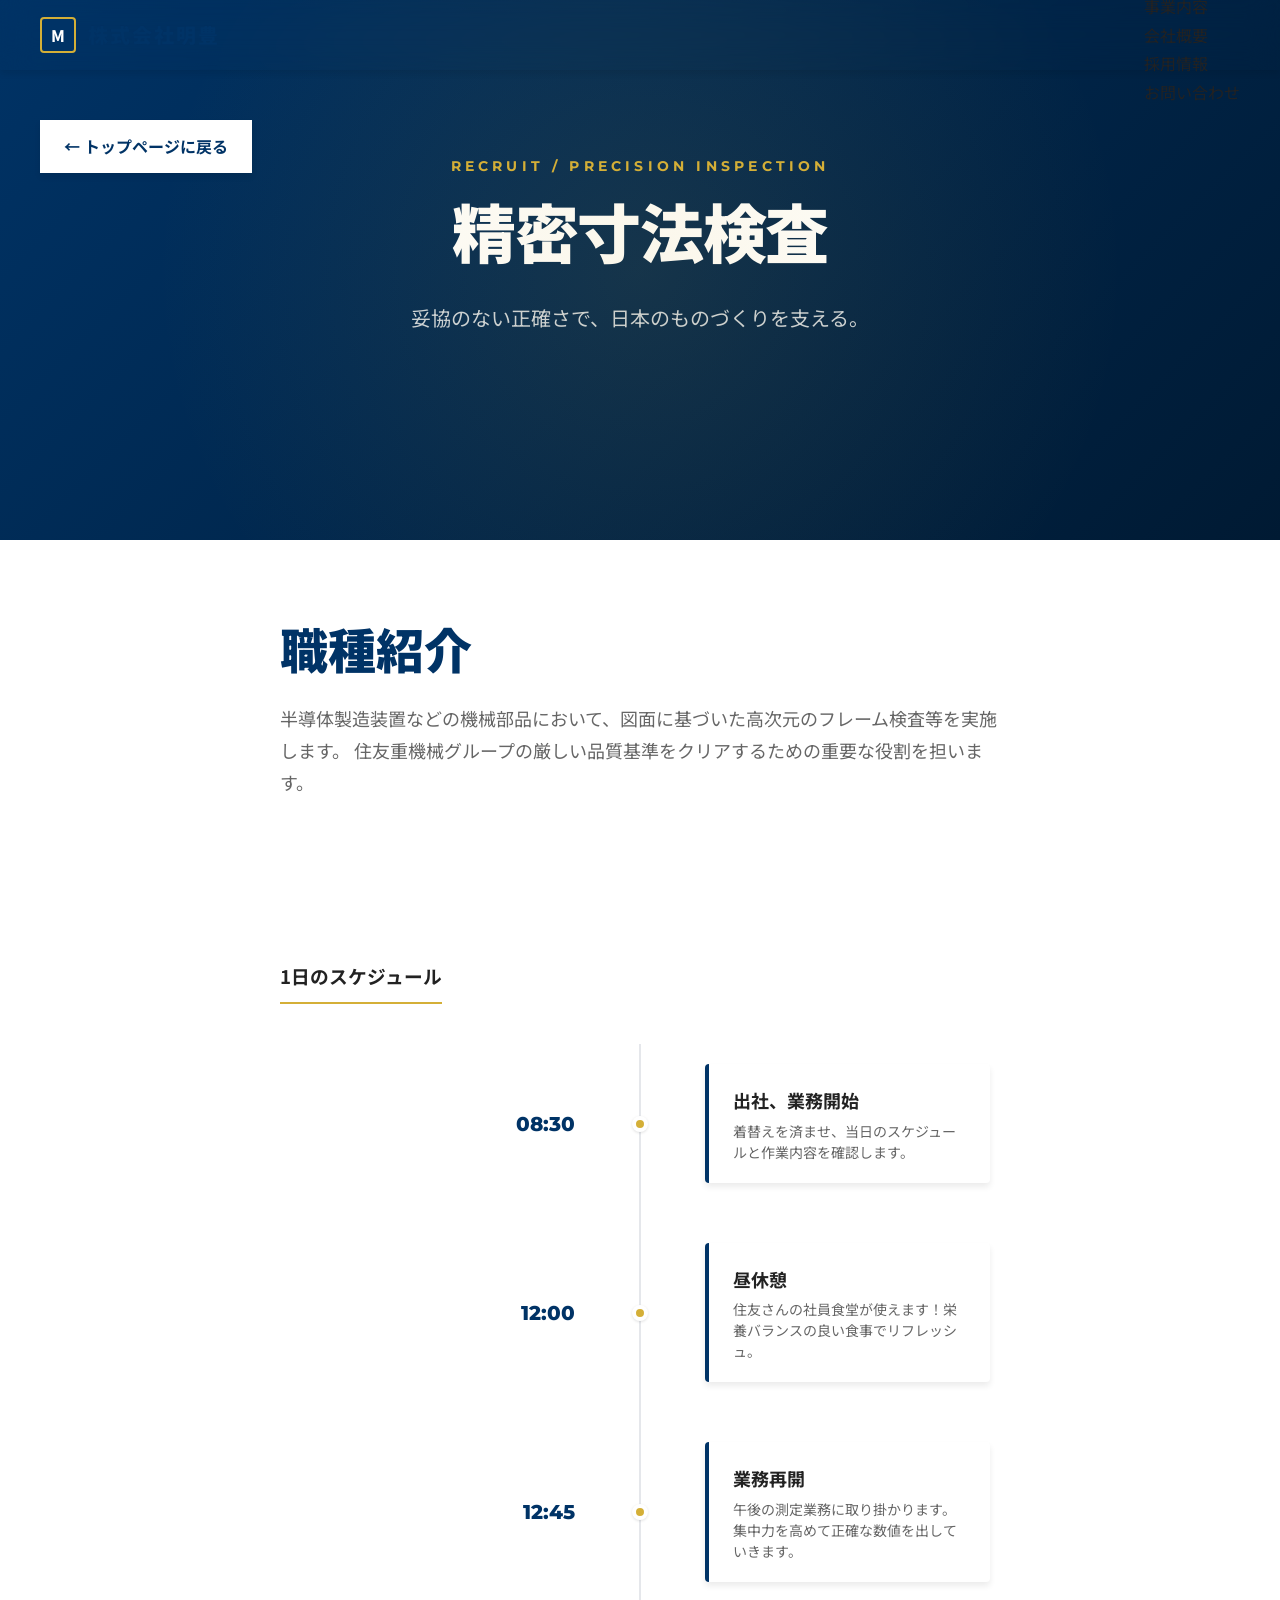
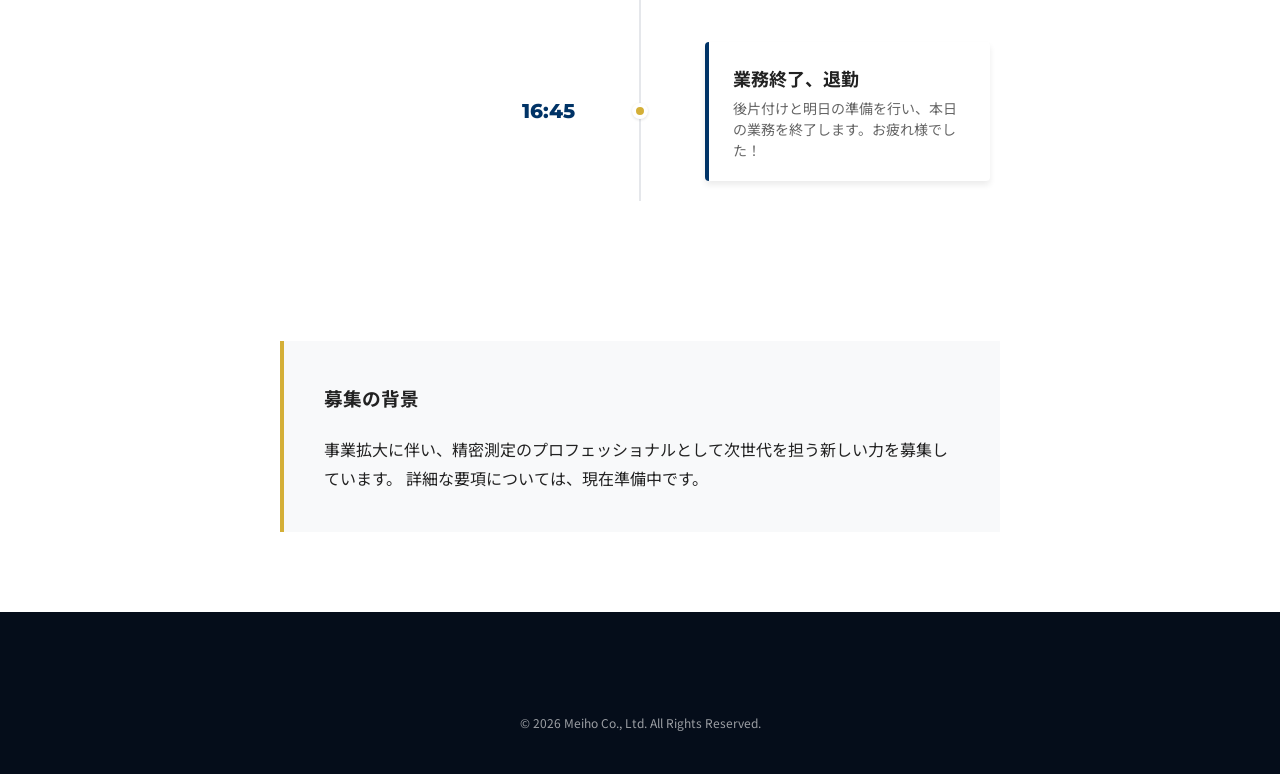
<file: inspection.html>
<!DOCTYPE html>
<html lang="ja">
<head>
  <meta charset="UTF-8">
  <meta name="viewport" content="width=device-width, initial-scale=1.0">
  <title>精密寸法検査 採用情報 | 株式会社明豊</title>
  <link rel="stylesheet" href="style.css">
  <link rel="preconnect" href="https://fonts.googleapis.com">
  <link href="https://fonts.googleapis.com/css2?family=Noto+Sans+JP:wght@400;500;700;900&family=Montserrat:wght@400;700;800;900&display=swap" rel="stylesheet">
  <style>
    .recruit-detail-hero {
      height: 60vh;
      display: flex;
      align-items: center;
      justify-content: center;
      background: linear-gradient(135deg, #003366 0%, #001a33 100%);
      position: relative;
      overflow: hidden;
      color: var(--color-white);
      text-align: center;
    }
    .recruit-detail-hero::before {
      content: '';
      position: absolute;
      inset: 0;
      background: radial-gradient(circle at center, rgba(212, 175, 55, 0.1) 0%, transparent 70%);
      pointer-events: none;
    }
    .recruit-detail-content {
      max-width: 800px;
      margin: 80px auto;
      padding: 0 40px;
    }
    .back-nav {
      position: fixed;
      top: 120px;
      left: 40px;
      z-index: 100;
    }
    .btn-back {
      display: inline-flex;
      align-items: center;
      gap: 10px;
      font-weight: 700;
      color: var(--color-primary);
      background: var(--color-white);
      padding: 12px 24px;
      box-shadow: var(--shadow-md);
      transition: var(--transition);
    }
    .btn-back:hover {
      background: var(--color-accent);
      color: var(--color-white);
      transform: translateX(-5px);
    }
    @media (max-width: 768px) {
      .back-nav {
        position: static;
        margin: 20px 40px 0;
      }
    }
  </style>
</head>
<body>

  <header class="header is-scrolled" id="header">
    <div class="header__inner">
      <a href="index.html" class="header__logo">
        <div class="logo-icon">M</div>
        <span class="header__logo-text">株式会社明豊</span>
      </a>
      <div class="hamburger" id="hamburger">
        <span></span>
        <span></span>
        <span></span>
      </div>
      <nav class="mobile-nav" id="mobile-nav">
        <ul class="mobile-nav-list">
          <li><a href="index.html#top">トップ</a></li>
          <li><a href="index.html#business">事業内容</a></li>
          <li><a href="index.html#about">会社概要</a></li>
          <li><a href="index.html#recruit">採用情報</a></li>
          <li><a href="index.html#contact">お問い合わせ</a></li>
        </ul>
      </nav>
    </div>
  </header>

  <div class="back-nav">
    <a href="index.html#recruit" class="btn-back">← トップページに戻る</a>
  </div>

  <section class="recruit-detail-hero">
    <div class="hero-text">
      <span class="section-label" style="color: var(--color-accent);">Recruit / Precision Inspection</span>
      <h1 class="hero__title" style="font-size: clamp(2rem, 6vw, 4rem);">精密寸法検査</h1>
      <p class="hero__lead">妥協のない正確さで、日本のものづくりを支える。</p>
    </div>
  </section>

  <main class="recruit-detail-content">
    <div class="section-title-wrap">
      <h2 class="section-title">職種紹介</h2>
      <p style="margin-top: 24px; font-size: 1.125rem; color: var(--color-text-muted);">
        半導体製造装置などの機械部品において、図面に基づいた高次元のフレーム検査等を実施します。
        住友重機械グループの厳しい品質基準をクリアするための重要な役割を担います。
      </p>
    </div>

    <!-- 1日のスケジュール追加 -->
    <div class="schedule-section">
      <h3 style="margin-bottom: 40px; text-align: center; border-bottom: 2px solid var(--color-accent); display: inline-block; padding-bottom: 10px;">1日のスケジュール</h3>
      <div class="schedule-list">
        <!-- 08:30 -->
        <div class="schedule-item">
          <div class="schedule-dot"></div>
          <div class="schedule-time">08:30</div>
          <div class="schedule-content">
            <div class="schedule-box">
              <h4>出社、業務開始</h4>
              <p>着替えを済ませ、当日のスケジュールと作業内容を確認します。</p>
            </div>
          </div>
        </div>
        <!-- 12:00 -->
        <div class="schedule-item">
          <div class="schedule-dot"></div>
          <div class="schedule-time">12:00</div>
          <div class="schedule-content">
            <div class="schedule-box">
              <h4>昼休憩</h4>
              <p>住友さんの社員食堂が使えます！栄養バランスの良い食事でリフレッシュ。</p>
            </div>
          </div>
        </div>
        <!-- 12:45 -->
        <div class="schedule-item">
          <div class="schedule-dot"></div>
          <div class="schedule-time">12:45</div>
          <div class="schedule-content">
            <div class="schedule-box">
              <h4>業務再開</h4>
              <p>午後の測定業務に取り掛かります。集中力を高めて正確な数値を出していきます。</p>
            </div>
          </div>
        </div>
        <!-- 16:45 -->
        <div class="schedule-item">
          <div class="schedule-dot"></div>
          <div class="schedule-time">16:45</div>
          <div class="schedule-content">
            <div class="schedule-box">
              <h4>業務終了、退勤</h4>
              <p>後片付けと明日の準備を行い、本日の業務を終了します。お疲れ様でした！</p>
            </div>
          </div>
        </div>
      </div>
    </div>
    <div style="margin-top: 60px; padding: 40px; background: var(--color-bg-light); border-left: 4px solid var(--color-accent);">
      <h3 style="margin-bottom: 20px;">募集の背景</h3>
      <p>
        事業拡大に伴い、精密測定のプロフェッショナルとして次世代を担う新しい力を募集しています。
        詳細な要項については、現在準備中です。
      </p>
    </div>
  </main>

  <footer class="footer">
    <div class="footer__inner">
      <div class="footer-copyright">
        &copy; 2026 Meiho Co., Ltd. All Rights Reserved.
      </div>
    </div>
  </footer>


  <script>
    const hamburger = document.getElementById('hamburger');
    const body = document.body;
    hamburger.addEventListener('click', () => body.classList.toggle('nav-open'));
    document.querySelectorAll('.mobile-nav-list a').forEach(link => {
      link.addEventListener('click', () => body.classList.remove('nav-open'));
    });
  </script>
</body>
</html>
</file>
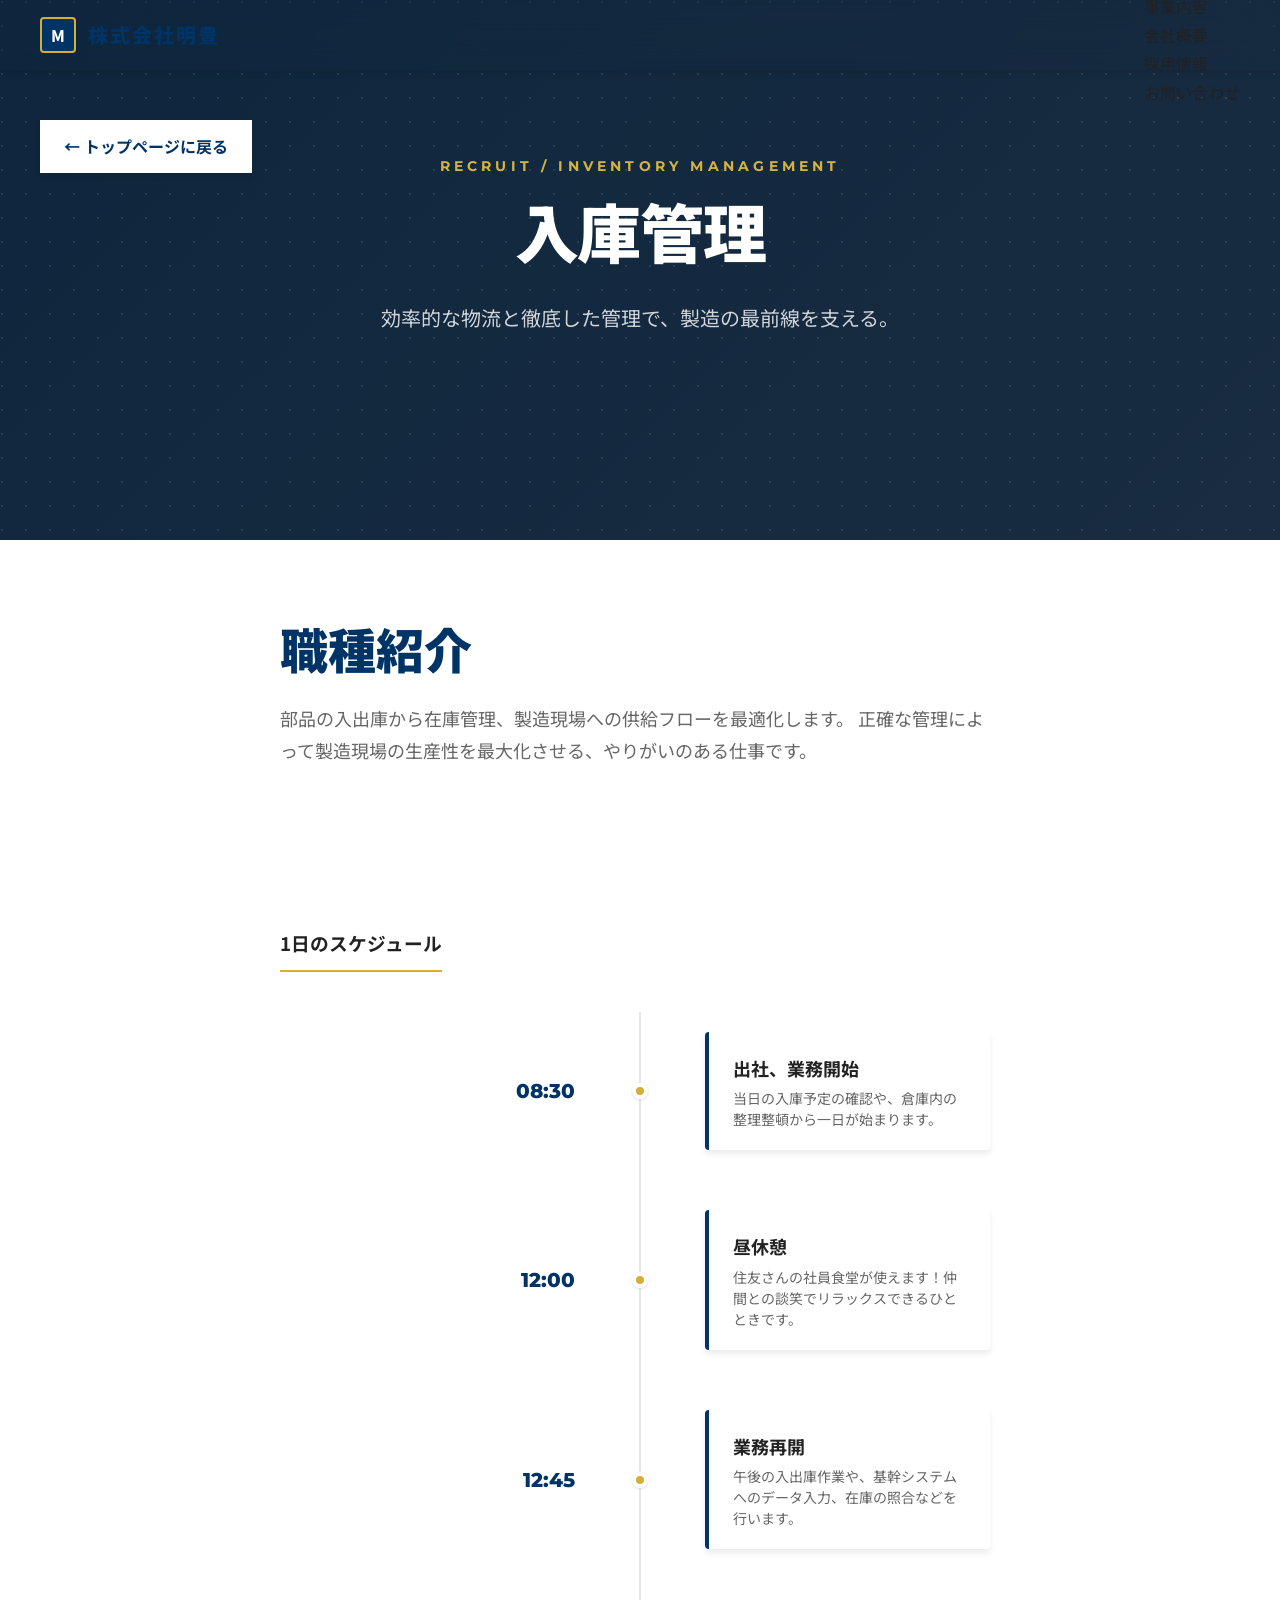
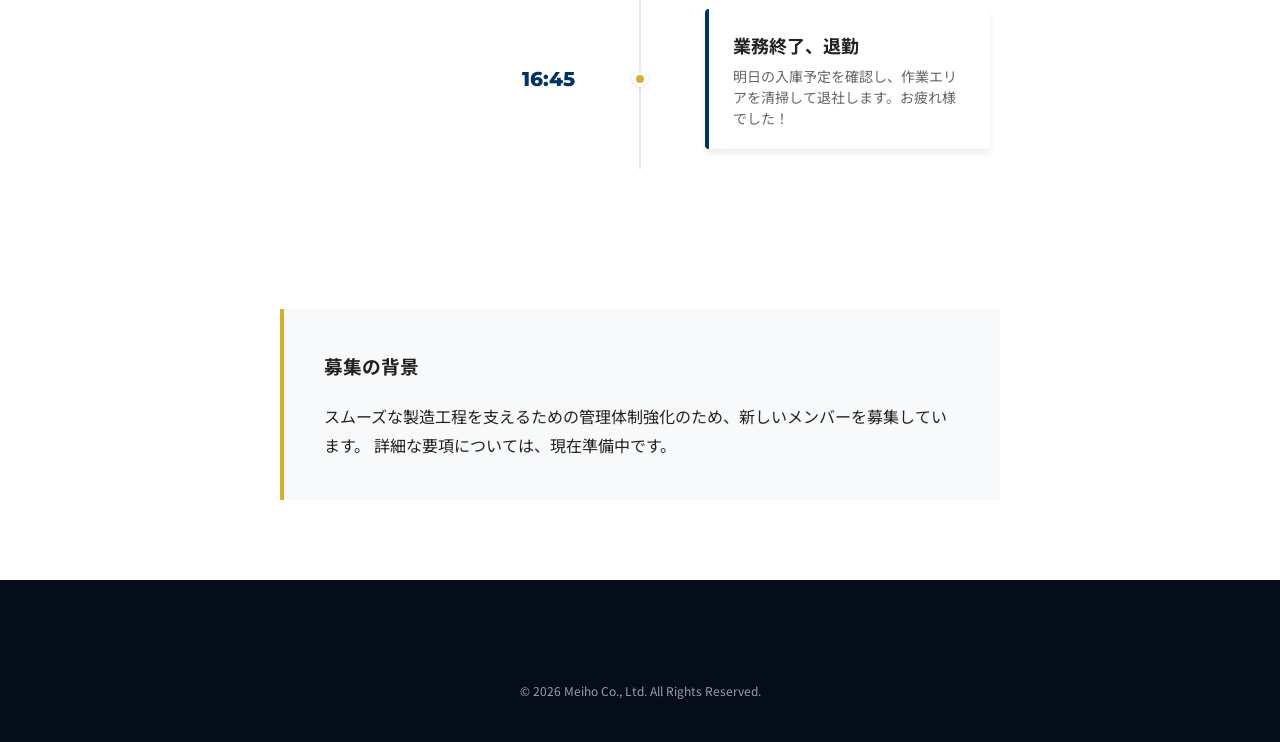
<file: inventory.html>
<!DOCTYPE html>
<html lang="ja">
<head>
  <meta charset="UTF-8">
  <meta name="viewport" content="width=device-width, initial-scale=1.0">
  <title>入庫管理 採用情報 | 株式会社明豊</title>
  <link rel="stylesheet" href="style.css">
  <link rel="preconnect" href="https://fonts.googleapis.com">
  <link href="https://fonts.googleapis.com/css2?family=Noto+Sans+JP:wght@400;500;700;900&family=Montserrat:wght@400;700;800;900&display=swap" rel="stylesheet">
  <style>
    .recruit-detail-hero {
      height: 60vh;
      display: flex;
      align-items: center;
      justify-content: center;
      background: linear-gradient(135deg, #001a33 0%, #0d2137 100%);
      position: relative;
      overflow: hidden;
      color: var(--color-white);
      text-align: center;
    }
    .recruit-detail-hero::before {
      content: '';
      position: absolute;
      inset: 0;
      background: rgba(255,255,255,0.05);
      background-image: radial-gradient(circle at 2px 2px, rgba(255,255,255,0.1) 1px, transparent 0);
      background-size: 24px 24px;
      pointer-events: none;
    }
    .recruit-detail-content {
      max-width: 800px;
      margin: 80px auto;
      padding: 0 40px;
    }
    .back-nav {
      position: fixed;
      top: 120px;
      left: 40px;
      z-index: 100;
    }
    .btn-back {
      display: inline-flex;
      align-items: center;
      gap: 10px;
      font-weight: 700;
      color: var(--color-primary);
      background: var(--color-white);
      padding: 12px 24px;
      box-shadow: var(--shadow-md);
      transition: var(--transition);
    }
    .btn-back:hover {
      background: var(--color-accent);
      color: var(--color-white);
      transform: translateX(-5px);
    }
    @media (max-width: 768px) {
      .back-nav {
        position: static;
        margin: 20px 40px 0;
      }
    }
  </style>
</head>
<body>

  <header class="header is-scrolled" id="header">
    <div class="header__inner">
      <a href="index.html" class="header__logo">
        <div class="logo-icon">M</div>
        <span class="header__logo-text">株式会社明豊</span>
      </a>
      <div class="hamburger" id="hamburger">
        <span></span>
        <span></span>
        <span></span>
      </div>
      <nav class="mobile-nav" id="mobile-nav">
        <ul class="mobile-nav-list">
          <li><a href="index.html#top">トップ</a></li>
          <li><a href="index.html#business">事業内容</a></li>
          <li><a href="index.html#about">会社概要</a></li>
          <li><a href="index.html#recruit">採用情報</a></li>
          <li><a href="index.html#contact">お問い合わせ</a></li>
        </ul>
      </nav>
    </div>
  </header>

  <div class="back-nav">
    <a href="index.html#recruit" class="btn-back">← トップページに戻る</a>
  </div>

  <section class="recruit-detail-hero">
    <div class="hero-text">
      <span class="section-label" style="color: var(--color-accent);">Recruit / Inventory Management</span>
      <h1 class="hero__title" style="font-size: clamp(2rem, 6vw, 4rem);">入庫管理</h1>
      <p class="hero__lead">効率的な物流と徹底した管理で、製造の最前線を支える。</p>
    </div>
  </section>

  <main class="recruit-detail-content">
    <div class="section-title-wrap">
      <h2 class="section-title">職種紹介</h2>
      <p style="margin-top: 24px; font-size: 1.125rem; color: var(--color-text-muted);">
        部品の入出庫から在庫管理、製造現場への供給フローを最適化します。
        正確な管理によって製造現場の生産性を最大化させる、やりがいのある仕事です。
      </p>
    </div>

    <!-- 1日のスケジュール追加 -->
    <div class="schedule-section">
      <h3 style="margin-bottom: 40px; text-align: center; border-bottom: 2px solid var(--color-accent); display: inline-block; padding-bottom: 10px;">1日のスケジュール</h3>
      <div class="schedule-list">
        <!-- 08:30 -->
        <div class="schedule-item">
          <div class="schedule-dot"></div>
          <div class="schedule-time">08:30</div>
          <div class="schedule-content">
            <div class="schedule-box">
              <h4>出社、業務開始</h4>
              <p>当日の入庫予定の確認や、倉庫内の整理整頓から一日が始まります。</p>
            </div>
          </div>
        </div>
        <!-- 12:00 -->
        <div class="schedule-item">
          <div class="schedule-dot"></div>
          <div class="schedule-time">12:00</div>
          <div class="schedule-content">
            <div class="schedule-box">
              <h4>昼休憩</h4>
              <p>住友さんの社員食堂が使えます！仲間との談笑でリラックスできるひとときです。</p>
            </div>
          </div>
        </div>
        <!-- 12:45 -->
        <div class="schedule-item">
          <div class="schedule-dot"></div>
          <div class="schedule-time">12:45</div>
          <div class="schedule-content">
            <div class="schedule-box">
              <h4>業務再開</h4>
              <p>午後の入出庫作業や、基幹システムへのデータ入力、在庫の照合などを行います。</p>
            </div>
          </div>
        </div>
        <!-- 16:45 -->
        <div class="schedule-item">
          <div class="schedule-dot"></div>
          <div class="schedule-time">16:45</div>
          <div class="schedule-content">
            <div class="schedule-box">
              <h4>業務終了、退勤</h4>
              <p>明日の入庫予定を確認し、作業エリアを清掃して退社します。お疲れ様でした！</p>
            </div>
          </div>
        </div>
      </div>
    </div>
    <div style="margin-top: 60px; padding: 40px; background: var(--color-bg-light); border-left: 4px solid var(--color-accent);">
      <h3 style="margin-bottom: 20px;">募集の背景</h3>
      <p>
        スムーズな製造工程を支えるための管理体制強化のため、新しいメンバーを募集しています。
        詳細な要項については、現在準備中です。
      </p>
    </div>
  </main>

  <footer class="footer">
    <div class="footer__inner">
      <div class="footer-copyright">
        &copy; 2026 Meiho Co., Ltd. All Rights Reserved.
      </div>
    </div>
  </footer>


  <script>
    const hamburger = document.getElementById('hamburger');
    const body = document.body;
    hamburger.addEventListener('click', () => body.classList.toggle('nav-open'));
    document.querySelectorAll('.mobile-nav-list a').forEach(link => {
      link.addEventListener('click', () => body.classList.remove('nav-open'));
    });
  </script>
</body>
</html>
</file>
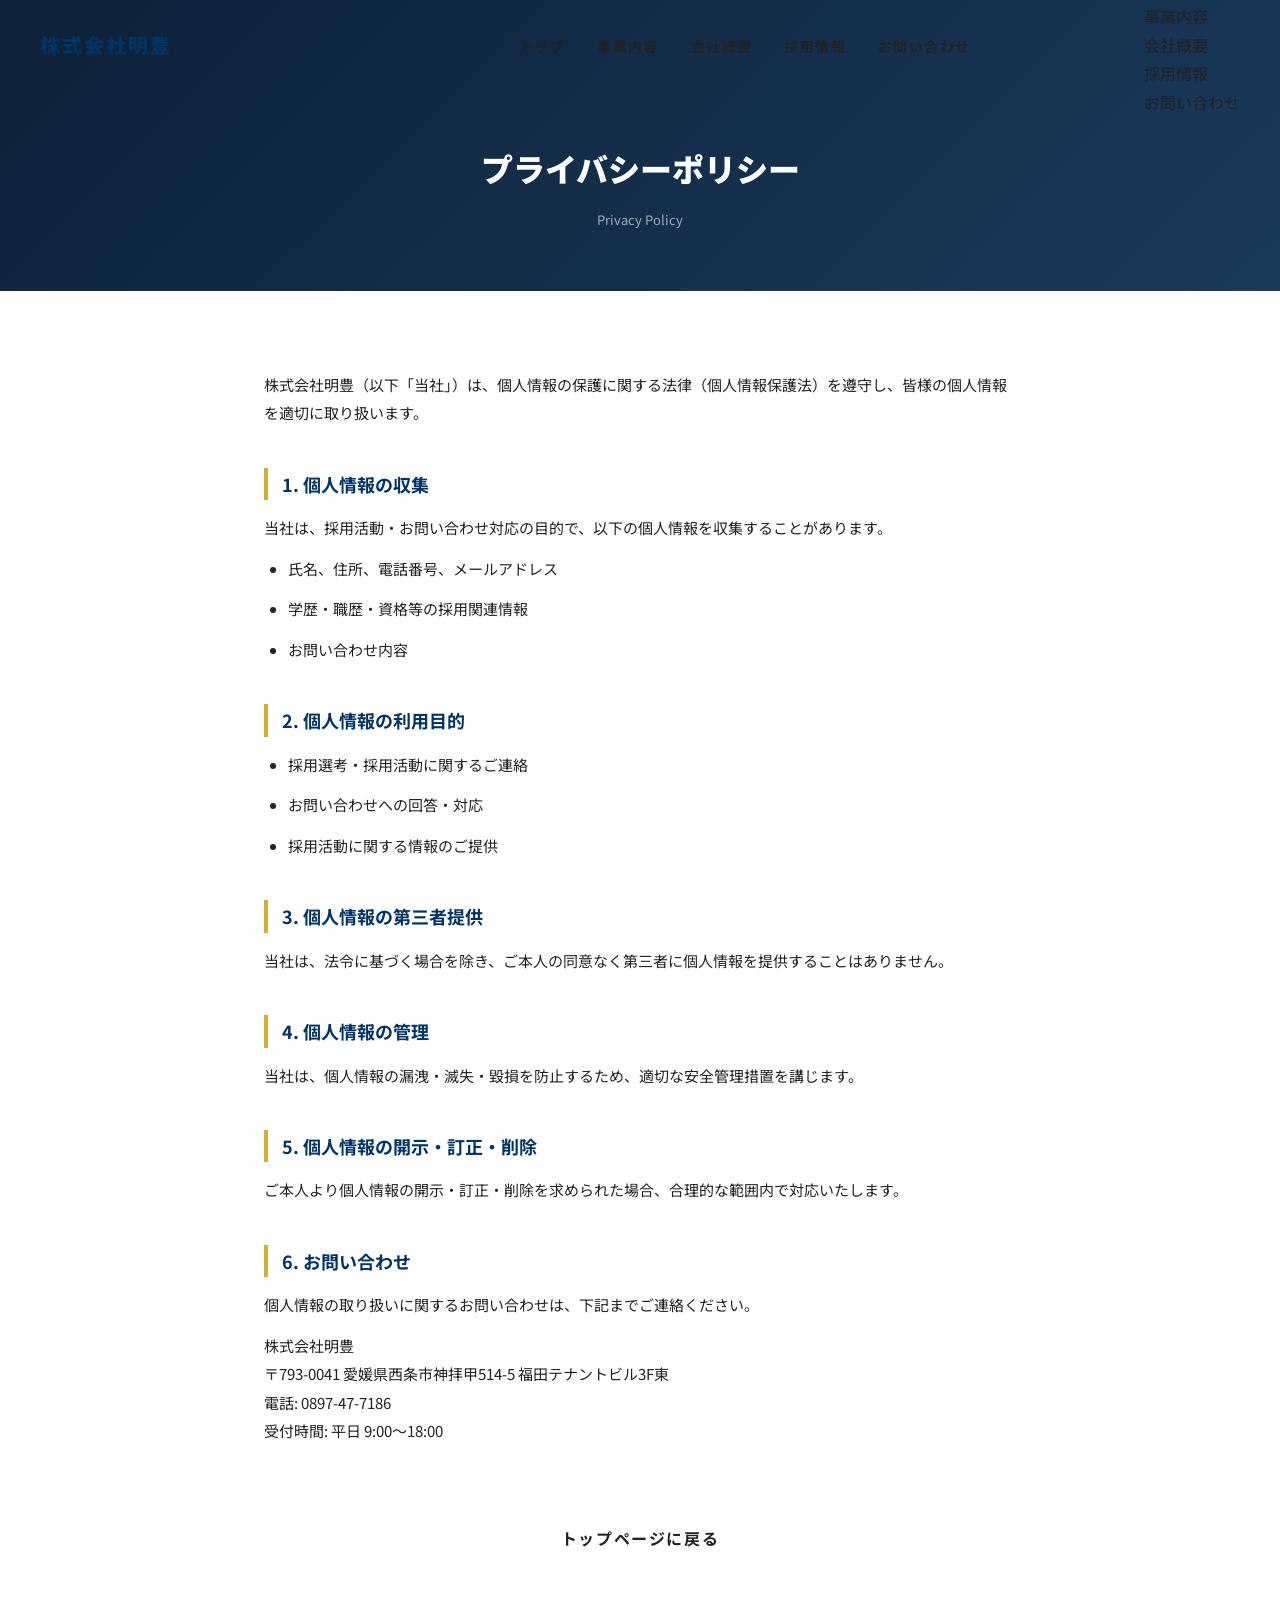
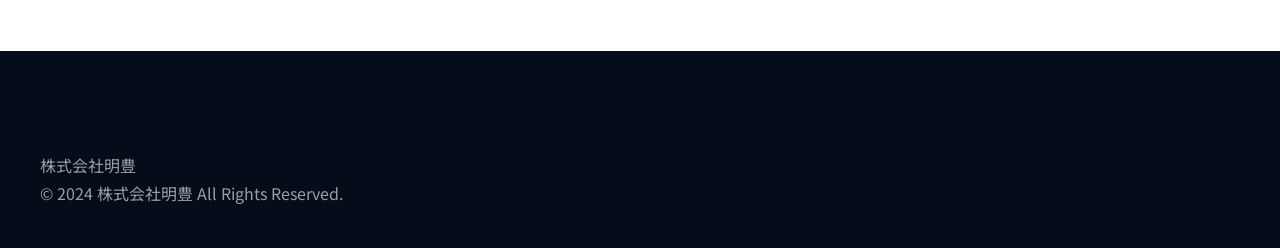
<file: privacy.html>
<!DOCTYPE html>
<html lang="ja">
<head>
  <meta charset="UTF-8">
  <meta name="viewport" content="width=device-width, initial-scale=1.0">
  <title>プライバシーポリシー | 株式会社明豊</title>
  <link rel="stylesheet" href="style.css">
  <link rel="preconnect" href="https://fonts.googleapis.com">
  <link href="https://fonts.googleapis.com/css2?family=Noto+Sans+JP:wght@400;500;700;900&family=Montserrat:wght@400;600;700;800&display=swap" rel="stylesheet" media="print" onload="this.media='all'">
  <noscript><link href="https://fonts.googleapis.com/css2?family=Noto+Sans+JP:wght@400;500;700;900&family=Montserrat:wght@400;600;700;800&display=swap" rel="stylesheet"></noscript>
  <style>
    .privacy-hero {
      background: linear-gradient(135deg, #0d2137, #1a3a5c);
      padding: 140px 24px 60px;
      text-align: center;
    }
    .privacy-hero h1 {
      font-size: 32px;
      font-weight: 900;
      color: var(--color-white);
      margin-bottom: 10px;
    }
    .privacy-hero p {
      color: rgba(255,255,255,0.6);
      font-size: 13px;
    }
    .privacy-content {
      max-width: 800px;
      margin: 0 auto;
      padding: 80px 24px;
    }
    .privacy-content h2 {
      font-size: 18px;
      font-weight: 700;
      color: var(--color-primary);
      margin: 40px 0 14px;
      padding-left: 14px;
      border-left: 4px solid var(--color-accent);
    }
    .privacy-content p, .privacy-content li {
      font-size: 15px;
      color: var(--color-text-light);
      line-height: 1.9;
      margin-bottom: 12px;
    }
    .privacy-content ul {
      list-style: disc;
      padding-left: 24px;
    }
    .privacy-back {
      text-align: center;
      margin-top: 60px;
    }
  </style>
</head>
<body>

  <header class="header" id="header">
    <div class="header__inner">
      <a href="index.html" class="header__logo">
        <span class="header__logo-text">株式会社明豊</span>
      </a>
      <div class="hamburger" id="hamburger">
        <span></span>
        <span></span>
        <span></span>
      </div>
      <nav class="header__nav">
        <ul class="header__nav-list">
          <li><a href="index.html#top">トップ</a></li>
          <li><a href="index.html#business">事業内容</a></li>
          <li><a href="index.html#about">会社概要</a></li>
          <li><a href="index.html#recruit">採用情報</a></li>
          <li><a href="index.html#contact">お問い合わせ</a></li>
        </ul>
      </nav>
      <nav class="mobile-nav" id="mobile-nav">
        <ul class="mobile-nav-list">
          <li><a href="index.html#top">トップ</a></li>
          <li><a href="index.html#business">事業内容</a></li>
          <li><a href="index.html#about">会社概要</a></li>
          <li><a href="index.html#recruit">採用情報</a></li>
          <li><a href="index.html#contact">お問い合わせ</a></li>
        </ul>
      </nav>
    </div>
  </header>

  <div class="privacy-hero">
    <h1>プライバシーポリシー</h1>
    <p>Privacy Policy</p>
  </div>

  <div class="privacy-content">
    <p>株式会社明豊（以下「当社」）は、個人情報の保護に関する法律（個人情報保護法）を遵守し、皆様の個人情報を適切に取り扱います。</p>

    <h2>1. 個人情報の収集</h2>
    <p>当社は、採用活動・お問い合わせ対応の目的で、以下の個人情報を収集することがあります。</p>
    <ul>
      <li>氏名、住所、電話番号、メールアドレス</li>
      <li>学歴・職歴・資格等の採用関連情報</li>
      <li>お問い合わせ内容</li>
    </ul>

    <h2>2. 個人情報の利用目的</h2>
    <ul>
      <li>採用選考・採用活動に関するご連絡</li>
      <li>お問い合わせへの回答・対応</li>
      <li>採用活動に関する情報のご提供</li>
    </ul>

    <h2>3. 個人情報の第三者提供</h2>
    <p>当社は、法令に基づく場合を除き、ご本人の同意なく第三者に個人情報を提供することはありません。</p>

    <h2>4. 個人情報の管理</h2>
    <p>当社は、個人情報の漏洩・滅失・毀損を防止するため、適切な安全管理措置を講じます。</p>

    <h2>5. 個人情報の開示・訂正・削除</h2>
    <p>ご本人より個人情報の開示・訂正・削除を求められた場合、合理的な範囲内で対応いたします。</p>

    <h2>6. お問い合わせ</h2>
    <p>個人情報の取り扱いに関するお問い合わせは、下記までご連絡ください。</p>
    <p>
      株式会社明豊<br>
      〒793-0041 愛媛県西条市神拝甲514-5 福田テナントビル3F東<br>
      電話: 0897-47-7186<br>
      受付時間: 平日 9:00〜18:00
    </p>

    <div class="privacy-back">
      <a href="index.html" class="btn btn--primary">トップページに戻る</a>
    </div>
  </div>

  <footer class="footer">
    <div class="footer__inner">
      <div class="footer__logo">株式会社明豊</div>
      <p class="footer__copy">&copy; 2024 株式会社明豊 All Rights Reserved.</p>
    </div>
  </footer>


  <script>
    const header = document.getElementById('header');
    window.addEventListener('scroll', () => {
      if (window.scrollY > 80) header.classList.add('is-scrolled');
      else header.classList.remove('is-scrolled');
    });

    const hamburger = document.getElementById('hamburger');
    const body = document.body;
    hamburger.addEventListener('click', () => body.classList.toggle('nav-open'));
    document.querySelectorAll('.mobile-nav-list a').forEach(link => {
      link.addEventListener('click', () => body.classList.remove('nav-open'));
    });
  </script>
</body>
</html>
</file>
<file: style.css>
/* ==========================================
   株式会社明豊 コーポレートサイト - プレミアム・スタイルシート
   ========================================== */

/* ---------- デザインシステム ---------- */
:root {
  /* Colors - SMM Inspired */
  --color-primary:   #003366;   /* ディープブルー（信頼・誠実） */
  --color-primary-light: #004d99;
  --color-accent:    #d4af37;   /* プレミアムゴールド（品質・価値） */
  --color-accent-hover: #b8962d;
  --color-text:      #222222;
  --color-text-muted: #666666;
  --color-white:     #ffffff;
  --color-bg-light:  #f8f9fa;
  --color-bg-dark:   #0a192f;
  --color-border:    #e5e7eb;

  /* Typography */
  --font-jp: 'Noto Sans JP', -apple-system, BlinkMacSystemFont, "Segoe UI", Roboto, "Helvetica Neue", Arial, sans-serif;
  --font-en: 'Montserrat', sans-serif;

  /* Spacing */
  --space-unit: 1rem;
  --container-max: 1280px;

  /* Shadows & Effects */
  --shadow-sm: 0 1px 3px rgba(0,0,0,0.12);
  --shadow-md: 0 4px 6px rgba(0,0,0,0.08);
  --shadow-lg: 0 10px 30px rgba(0,0,0,0.1);
  --transition: all 0.4s cubic-bezier(0.165, 0.84, 0.44, 1);
  --glass: blur(10px) rgba(255, 255, 255, 0.8);
}

/* ---------- 共通・ベース ---------- */
*, *::before, *::after {
  box-sizing: border-box;
  margin: 0;
  padding: 0;
}

html {
  scroll-behavior: smooth;
  font-size: 16px;
}

body {
  font-family: var(--font-jp);
  color: var(--color-text);
  background: var(--color-white);
  line-height: 1.8;
  -webkit-font-smoothing: antialiased;
  overflow-x: hidden;
}

img { max-width: 100%; height: auto; display: block; }
a { color: inherit; text-decoration: none; transition: var(--transition); }
ul, ol { list-style: none; }
button { font-family: inherit; cursor: pointer; border: none; background: none; outline: none; }

/* ---------- アニメーション ---------- */
[data-animate] {
  opacity: 0;
  transform: translateY(30px);
  transition: opacity 0.8s ease, transform 0.8s ease;
}

[data-animate].is-visible {
  opacity: 1;
  transform: translateY(0);
}

@keyframes heroZoom {
  from { transform: scale(1.1); }
  to { transform: scale(1); }
}

/* ---------- HEADER ---------- */
.header {
  position: fixed;
  top: 0;
  left: 0;
  width: 100%;
  z-index: 1000;
  height: 90px;
  display: flex;
  align-items: center;
  transition: var(--transition);
  padding: 0 40px;
}

.header.is-scrolled {
  height: 70px;
  background: var(--glass);
  box-shadow: var(--shadow-md);
  backdrop-filter: blur(15px);
}

.header__inner {
  display: flex;
  align-items: center;
  justify-content: space-between;
  width: 100%;
  max-width: var(--container-max);
  margin: 0 auto;
}

/* Logo Logic */
.header__logo {
  display: flex;
  align-items: center;
  gap: 12px;
}

.logo-icon {
  width: 36px;
  height: 36px;
  background: var(--color-primary);
  display: flex;
  align-items: center;
  justify-content: center;
  color: var(--color-white);
  font-weight: 800;
  border-radius: 4px;
  border: 2px solid var(--color-accent);
}

.header__logo-text {
  font-size: 1.25rem;
  font-weight: 900;
  letter-spacing: 0.1em;
  color: var(--color-primary);
}

.header.is-transparent .header__logo-text {
  color: var(--color-white);
}

.header.is-scrolled .header__logo-text {
  color: var(--color-primary);
}

/* Navigation */
.header__nav {
  display: flex;
  align-items: center;
}

.header__nav-list {
  display: flex;
  gap: 32px;
}

.header__nav-list a {
  font-size: 0.875rem;
  font-weight: 700;
  text-transform: uppercase;
  letter-spacing: 0.1em;
  color: var(--color-text);
  position: relative;
  padding: 4px 0;
}

.header.is-transparent:not(.is-scrolled) .header__nav-list a {
  color: var(--color-white);
}

.header__nav-list a::after {
  content: '';
  position: absolute;
  bottom: 0;
  left: 0;
  width: 0;
  height: 2px;
  background: var(--color-accent);
  transition: var(--transition);
}

.header__nav-list a:hover::after {
  width: 100%;
}

/* ---------- HERO ---------- */
.hero {
  position: relative;
  height: 100vh;
  display: flex;
  align-items: center;
  justify-content: center;
  background: var(--color-bg-dark);
  overflow: hidden;
}

.hero__bg {
  position: absolute;
  top: 0;
  left: 0;
  width: 100%;
  height: 100%;
  z-index: 1;
}

.hero__bg img {
  width: 100%;
  height: 100%;
  object-fit: cover;
  animation: heroZoom 10s ease-out forwards;
  filter: brightness(0.6);
}

.hero__overlay {
  position: absolute;
  inset: 0;
  background: linear-gradient(to bottom, rgba(10, 25, 47, 0.4) 0%, rgba(10, 25, 47, 0.8) 100%);
  z-index: 2;
}

.hero__content {
  position: relative;
  z-index: 3;
  text-align: center;
  color: var(--color-white);
  padding: 0 20px;
}

.hero__label {
  font-family: var(--font-en);
  font-size: 0.875rem;
  font-weight: 700;
  text-transform: uppercase;
  letter-spacing: 0.4em;
  color: var(--color-accent);
  margin-bottom: 24px;
  display: block;
}

.hero__title {
  font-size: clamp(2.5rem, 8vw, 5rem);
  font-weight: 900;
  line-height: 1.1;
  margin-bottom: 32px;
  letter-spacing: -0.02em;
}

.hero__lead {
  font-size: clamp(1rem, 2vw, 1.25rem);
  max-width: 700px;
  margin: 0 auto 48px;
  color: rgba(255,255,255,0.8);
  line-height: 2;
}

.btn {
  display: inline-flex;
  align-items: center;
  justify-content: center;
  padding: 18px 48px;
  font-size: 1rem;
  font-weight: 700;
  letter-spacing: 0.1em;
  border-radius: 0;
  transition: var(--transition);
  position: relative;
  overflow: hidden;
}

.btn--white {
  background: var(--color-white);
  color: var(--color-primary);
}

.btn--white:hover {
  background: var(--color-accent);
  color: var(--color-white);
  transform: translateY(-4px);
  box-shadow: var(--shadow-lg);
}

/* ---------- SECTIONS ---------- */
.section {
  padding: 160px 0;
}

.section__inner {
  max-width: var(--container-max);
  margin: 0 auto;
  padding: 0 40px;
}

.section-title-wrap {
  margin-bottom: 80px;
}

.section-label {
  font-family: var(--font-en);
  font-weight: 700;
  font-size: 0.875rem;
  letter-spacing: 0.3em;
  color: var(--color-accent);
  text-transform: uppercase;
  display: block;
  margin-bottom: 16px;
}

.section-title {
  font-size: clamp(2rem, 5vw, 3rem);
  font-weight: 900;
  color: var(--color-primary);
  line-height: 1.2;
}

/* ---------- BUSINESS / SERVICES ---------- */
.business-grid {
  display: grid;
  grid-template-columns: repeat(3, 1fr);
  gap: 40px;
}

.business-card {
  background: var(--color-bg-light);
  padding: 60px 40px;
  border-top: 4px solid var(--color-primary);
  transition: var(--transition);
}

.business-card:hover {
  background: var(--color-white);
  transform: translateY(-10px);
  box-shadow: var(--shadow-lg);
  border-top-color: var(--color-accent);
}

.business-card__num {
  font-family: var(--font-en);
  font-weight: 800;
  font-size: 3rem;
  color: rgba(0, 51, 102, 0.1);
  margin-bottom: 20px;
  display: block;
}

.business-card__title {
  font-size: 1.5rem;
  font-weight: 800;
  color: var(--color-primary);
  margin-bottom: 24px;
}

.business-card__text {
  font-size: 1rem;
  color: var(--color-text-muted);
}

/* ---------- INTERVIEW / RECRUIT ---------- */
.recruit {
  background: var(--color-bg-dark);
  color: var(--color-white);
}

.recruit .section-title {
  color: var(--color-white);
}

.recruit-grid {
  display: grid;
  grid-template-columns: 1fr 1fr;
  gap: 80px;
  align-items: center;
}

.recruit-content {
  padding-right: 40px;
}

.recruit-image img {
  width: 100%;
  height: 600px;
  object-fit: cover;
  box-shadow: var(--shadow-lg);
}

/* ---------- ACCESS ---------- */
.access {
  background: var(--color-bg-light);
}

.access-grid {
  display: grid;
  grid-template-columns: 1.5fr 1fr;
  gap: 60px;
  align-items: flex-start;
}

.access-map {
  box-shadow: var(--shadow-lg);
  line-height: 0;
  border: 4px solid var(--color-white);
}

.access-map iframe {
  filter: grayscale(0.2) contrast(1.1);
  transition: var(--transition);
}

.access-map:hover iframe {
  filter: grayscale(0) contrast(1);
}

.access-info__title {
  font-size: 1.75rem;
  font-weight: 800;
  color: var(--color-primary);
  margin-bottom: 24px;
}

.access-info__address {
  font-size: 1.125rem;
  color: var(--color-text);
  margin-bottom: 32px;
  line-height: 1.8;
}

.access-info__details {
  background: var(--color-white);
  padding: 32px;
  border-left: 4px solid var(--color-accent);
  font-size: 0.9375rem;
}

.access-info__details p {
  margin-bottom: 12px;
}

.access-info__details p:last-child {
  margin-bottom: 0;
}

.btn-text {
  font-weight: 700;
  color: var(--color-primary);
  border-bottom: 2px solid var(--color-accent);
  padding-bottom: 4px;
  transition: var(--transition);
}

.btn-text:hover {
  color: var(--color-accent);
  padding-right: 8px;
}

@media (max-width: 960px) {
  .access-grid {
    grid-template-columns: 1fr;
    gap: 40px;
  }
}

/* ---------- CONTACT ---------- */
.contact {
  background: var(--color-primary);
  color: var(--color-white);
  text-align: center;
}

.contact .section-title {
  color: var(--color-white);
  margin-bottom: 40px;
}

.contact-button {
  display: inline-block;
  border: 1px solid rgba(255,255,255,0.3);
  padding: 30px 60px;
  font-size: 1.5rem;
  font-weight: 800;
  transition: var(--transition);
}

.contact-button:hover {
  background: var(--color-white);
  color: var(--color-primary);
}

/* ---------- FOOTER ---------- */
.footer {
  background: #050d1a;
  color: rgba(255,255,255,0.6);
  padding: 100px 0 40px;
}

.footer__inner {
  max-width: var(--container-max);
  margin: 0 auto;
  padding: 0 40px;
}

.footer-top {
  display: flex;
  justify-content: space-between;
  margin-bottom: 80px;
  border-bottom: 1px solid rgba(255,255,255,0.1);
  padding-bottom: 60px;
}

.footer-logo {
  font-size: 1.5rem;
  font-weight: 900;
  color: var(--color-white);
}

.footer-links {
  display: grid;
  grid-template-columns: repeat(3, 1fr);
  gap: 60px;
}

.footer-links h4 {
  color: var(--color-white);
  margin-bottom: 24px;
}

.footer-links li {
  margin-bottom: 12px;
}

.footer-copyright {
  text-align: center;
  font-size: 0.75rem;
}


/* ---------- SCHEDULE / TIMELINE ---------- */
.schedule-section {
  padding: 80px 0;
}

.schedule-list {
  position: relative;
  max-width: 700px;
  margin: 0 auto;
  padding: 20px 0;
}

/* 中央の縦線 */
.schedule-list::before {
  content: '';
  position: absolute;
  top: 0;
  left: 50%;
  width: 2px;
  height: 100%;
  background: var(--color-border);
  transform: translateX(-50%);
}

.schedule-item {
  position: relative;
  margin-bottom: 60px;
  width: 100%;
  display: flex;
  justify-content: space-between;
  align-items: center;
}

.schedule-item:last-child {
  margin-bottom: 0;
}

/* タイムラインの点 */
.schedule-dot {
  position: absolute;
  left: 50%;
  top: 50%;
  width: 16px;
  height: 16px;
  background: var(--color-accent);
  border: 4px solid var(--color-white);
  border-radius: 50%;
  transform: translate(-50%, -50%);
  z-index: 2;
  box-shadow: var(--shadow-sm);
}

.schedule-time {
  width: 45%;
  font-family: var(--font-en);
  font-weight: 800;
  font-size: 1.25rem;
  color: var(--color-primary);
  text-align: right;
  padding-right: 30px;
}

.schedule-content {
  width: 45%;
  padding-left: 30px;
}

.schedule-box {
  background: var(--color-white);
  padding: 20px 24px;
  border-radius: 4px;
  box-shadow: var(--shadow-md);
  border-left: 4px solid var(--color-primary);
  transition: var(--transition);
}

.schedule-item:hover .schedule-box {
  transform: translateX(10px);
  box-shadow: var(--shadow-lg);
  border-left-color: var(--color-accent);
}

.schedule-box h4 {
  font-size: 1.125rem;
  font-weight: 700;
  margin-bottom: 4px;
}

.schedule-box p {
  font-size: 0.875rem;
  color: var(--color-text-muted);
  line-height: 1.5;
}

/* レスポンシブ対応 */
@media (max-width: 768px) {
  .schedule-list::before {
    left: 20px;
  }

  .schedule-dot {
    left: 20px;
  }

  .schedule-item {
    flex-direction: column;
    align-items: flex-start;
    padding-left: 50px;
  }

  .schedule-time {
    width: 100%;
    text-align: left;
    padding-right: 0;
    margin-bottom: 10px;
    font-size: 1.125rem;
  }

  .schedule-content {
    width: 100%;
    padding-left: 0;
  }

  .schedule-item:hover .schedule-box {
    transform: translateY(-5px);
  }
}

/* ---------- RESPONSIVE / MEDIA QUERIES ---------- */

@media (max-width: 1024px) {
  .section { padding: 80px 0; }
  .recruit-grid { gap: 40px; }
  .hero__title { font-size: clamp(2rem, 10vw, 4rem); }
}

@media (max-width: 768px) {
  /* Header & Nav */
  .header { padding: 0 20px; height: 70px; }
  .header.is-scrolled { height: 60px; }
  
  .header__logo-text {
    font-size: 1.125rem;
    white-space: nowrap;
  }

  .header__nav {
    display: none; /* PC用ナビを隠す */
  }

  /* Hamburger Icon */
  .hamburger {
    display: block;
    width: 30px;
    height: 20px;
    position: relative;
    cursor: pointer;
    z-index: 1100;
  }

  .hamburger span {
    display: block;
    position: absolute;
    width: 100%;
    height: 2px;
    background: var(--color-primary);
    transition: var(--transition);
  }

  .header.is-transparent:not(.is-scrolled) .hamburger span { background: var(--color-white); }
  .header.is-scrolled .hamburger span { background: var(--color-primary); }

  .hamburger span:nth-child(1) { top: 0; }
  .hamburger span:nth-child(2) { top: 9px; }
  .hamburger span:nth-child(3) { bottom: 1px; }

  /* Mobile Menu Open State */
  .nav-open .hamburger span:nth-child(1) { transform: translateY(9px) rotate(45deg); background: var(--color-white) !important; }
  .nav-open .hamburger span:nth-child(2) { opacity: 0; }
  .nav-open .hamburger span:nth-child(3) { transform: translateY(-10px) rotate(-45deg); background: var(--color-white) !important; }

  /* Mobile Overlay Menu */
  .mobile-nav {
    position: fixed;
    top: 0;
    left: 0;
    width: 100%;
    height: 100vh;
    background: var(--color-primary);
    z-index: 1050;
    display: flex;
    align-items: center;
    justify-content: center;
    transition: var(--transition);
    opacity: 0;
    visibility: hidden;
    transform: translateY(-20px);
  }

  .nav-open .mobile-nav {
    opacity: 1;
    visibility: visible;
    transform: translateY(0);
  }

  .mobile-nav-list {
    text-align: center;
  }

  .mobile-nav-list li {
    margin-bottom: 24px;
  }

  .mobile-nav-list a {
    font-size: 1.5rem;
    font-weight: 800;
    color: var(--color-white);
    display: block;
    letter-spacing: 0.1em;
  }

  /* Business Grid */
  .business-grid {
    grid-template-columns: 1fr;
    gap: 20px;
  }

  .business-card {
    padding: 40px 30px;
  }

  /* Recruit/About Grid */
  .recruit-grid {
    grid-template-columns: 1fr;
    gap: 40px;
  }

  .recruit-content {
    padding-right: 0;
    order: 2;
  }

  .recruit-image {
    order: 1;
  }

  .recruit-image img {
    height: 300px;
  }

  /* Access */
  .access-grid {
    grid-template-columns: 1fr;
  }

  /* Footer */
  .footer-top {
    flex-direction: column;
    gap: 40px;
  }

  .footer-links {
    grid-template-columns: 1fr;
    gap: 30px;
  }
}

@media (max-width: 480px) {
  .hero__title { font-size: 2.25rem; }
  .section-title { font-size: 1.75rem; }
  .hero__content { padding: 0 16px; }
  .btn { width: 100%; padding: 16px 32px; }
}
</file>
